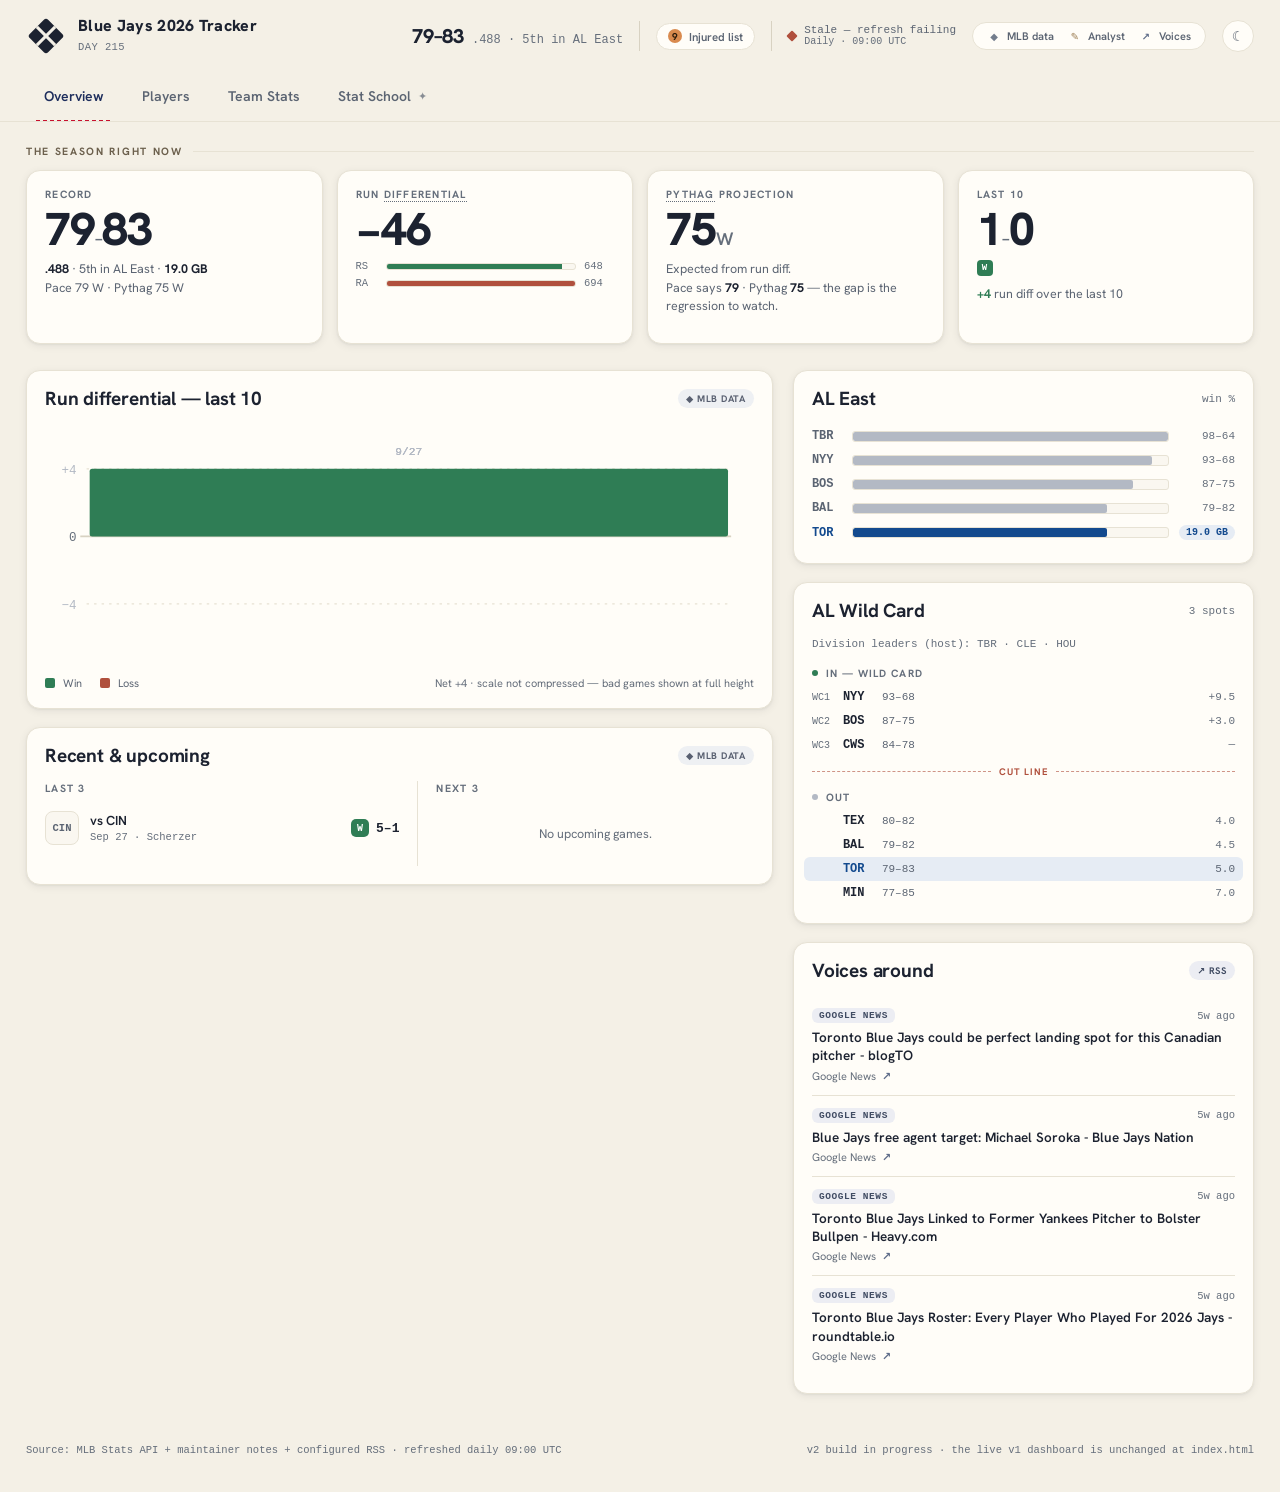
<file: index-v2.html>
<!doctype html>
<html lang="en">
<head>
<meta charset="utf-8" />
<meta name="viewport" content="width=device-width, initial-scale=1.0" />
<title>Baseball Tracker</title>

<!-- v2 design tokens (light + dark). External so a fork can swap teams
     by editing config.json only; assets/theme.js overrides --team-*
     tokens at boot. -->
<link rel="stylesheet" href="tokens.css" />
<!-- Per-tab styles. Tabs not yet wired share the panel kit fallback. -->
<link rel="stylesheet" href="assets/overview.css" />
<link rel="stylesheet" href="assets/players.css" />
<link rel="stylesheet" href="assets/team-stats.css" />
<link rel="stylesheet" href="assets/stat-school.css" />
<link rel="stylesheet" href="assets/tooltip.css" />

<!-- Hanken Grotesk, self-hosted (variable woff2) under assets/fonts/.
     Self-hosting removes the runtime Google Fonts CDN dependency so glyph
     metrics are identical and network-independent across every environment
     (live site, local, CI) — that determinism is what makes the visual-
     regression baselines reproducible. The @font-face decls live in the
     inline <style> below. License: assets/fonts/OFL.txt. -->

<style>
/* Self-hosted Hanken Grotesk — one variable woff2 per subset (the file
   carries the full 100–900 weight axis, so a single @font-face covers
   every weight the design uses). font-display: swap keeps first paint
   fast; because the file is same-origin it lands near-instantly, so the
   swap is imperceptible and — unlike the CDN — never races the screenshot
   probe. unicode-range matches the Google Fonts subset split. */
@font-face {
  font-family: "Hanken Grotesk";
  font-style: normal;
  font-weight: 100 900;
  font-display: swap;
  src: url("assets/fonts/hanken-grotesk-latin.woff2") format("woff2");
  unicode-range: U+0000-00FF, U+0131, U+0152-0153, U+02BB-02BC, U+02C6, U+02DA, U+02DC, U+0304, U+0308, U+0329, U+2000-206F, U+20AC, U+2122, U+2191, U+2193, U+2212, U+2215, U+FEFF, U+FFFD;
}
@font-face {
  font-family: "Hanken Grotesk";
  font-style: normal;
  font-weight: 100 900;
  font-display: swap;
  src: url("assets/fonts/hanken-grotesk-latin-ext.woff2") format("woff2");
  unicode-range: U+0100-02BA, U+02BD-02C5, U+02C7-02CC, U+02CE-02D7, U+02DD-02FF, U+0304, U+0308, U+0329, U+1D00-1DBF, U+1E00-1E9F, U+1EF2-1EFF, U+2020, U+20A0-20AB, U+20AD-20C0, U+2113, U+2C60-2C7F, U+A720-A7FF;
}

/* ============================================================
   PAGE BASELINE
   ============================================================ */
/* Containment discipline (antifragile pass, commit 2 — Class 2).
   Universal `min-width: 0` forces flex/grid children to honor their
   parent's track — by default they refuse to shrink below their content
   size, which is how variable-width content escapes the viewport (B7
   class). Pairs with `overflow-x: clip` on BOTH html and body. The
   html-level clip is required because the viewport scroller lives on
   html — clipping only on body lets html still scroll horizontally.
   `clip` over `hidden` because it doesn't establish a new scroll
   container or break scroll-restoration. */
*, *::before, *::after { box-sizing: border-box; min-width: 0; min-height: 0; }
html, body { margin: 0; max-width: 100vw; overflow-x: clip; }
body {
  font-family: var(--sans);
  color: var(--ink);
  background: var(--paper);
  -webkit-font-smoothing: antialiased;
  text-rendering: optimizeLegibility;
  min-height: 100vh;
}
button { font-family: inherit; }
a { color: inherit; }

/* Focus-visible — universal accessibility ring per handoff §5.
   2px outline at 2px offset.
   PR-F: ring uses --team-primary-ink (not --team-primary). In dark mode
   --team-primary-ink is color-mix(50% primary, 50% white), so dark
   primaries (NYY #003087, TOR #134A8E) lift above the 3:1 non-text
   contrast floor on dark paper. Without this, NYY dark focus ring is
   1.53:1 — effectively invisible. */
:focus-visible {
  outline: 2px solid var(--team-primary-ink);
  outline-offset: 2px;
}

/* Screen-reader-only helper for accessible labels on glyph buttons. */
.sr-only {
  position: absolute;
  width: 1px; height: 1px;
  padding: 0; margin: -1px;
  overflow: hidden; clip: rect(0, 0, 0, 0);
  white-space: nowrap; border: 0;
}
/* Skip-link (a11y A14/A15): visually hidden until focused. */
.skip-link:focus {
  position: fixed; top: 8px; left: 8px; z-index: 200;
  width: auto; height: auto; margin: 0; clip: auto;
  padding: 8px 14px; background: var(--card); color: var(--ink);
  border: 1px solid var(--line-2); border-radius: var(--r1); box-shadow: var(--sh2);
}

/* ============================================================
   PERSISTENT HEADER — record · IL · freshness · source key · theme
   Load-bearing across all four tabs.
   ============================================================ */
.appbar {
  display: flex; align-items: center; justify-content: space-between;
  gap: var(--s5); padding: 16px 26px 14px;
}
.brand { display: flex; align-items: center; gap: 12px; }
.brand .mark {
  display: block;
  position: relative;
  width: 40px; height: 40px;
}
/* Brand mark — one baseball diamond split into four segments. A single
   --ink square is rotated 45° into a diamond; two thin --paper bars (the
   page colour) cross its centre, carving it into four diamond segments
   with crisp, uniform gaps. --ink/--paper flip per theme, so the mark is
   dark-on-cream in light mode and near-white on dark, carries no blue, and
   is fully team-independent (config.brand_mark is v1-only; see
   docs/forking.md). */
.brand .mark > span {
  position: absolute; left: 50%; top: 50%;
  width: 26px; height: 26px;
  background: var(--ink);
  border-radius: 3px;
  overflow: hidden;
  transform: translate(-50%, -50%) rotate(45deg);
}
.brand .mark > span::before,
.brand .mark > span::after {
  content: ""; position: absolute; left: 50%; top: 50%;
  background: var(--paper);
  transform: translate(-50%, -50%);
}
.brand .mark > span::before { width: 3px;  height: 140%; }
.brand .mark > span::after  { width: 140%; height: 3px;  }
.brand .wordmark h1,
.brand .wordmark b {
  font-weight: var(--w-display); font-size: 16px;
  letter-spacing: .02em; display: block; line-height: 1.1;
  margin: 0;
}
.brand .wordmark small {
  font-size: 10.5px; color: var(--ink-3);
  font-family: var(--mono); letter-spacing: .04em;
  text-transform: uppercase;
}
.appbar-meta {
  display: flex; align-items: center; gap: 16px;
  flex-wrap: wrap; justify-content: flex-end;
}
.hdr-rec { display: flex; align-items: baseline; gap: 8px; white-space: nowrap; }
.hdr-rec b {
  font-weight: var(--w-display); font-size: 20px;
  font-variant-numeric: tabular-nums;
  letter-spacing: -.01em; white-space: nowrap;
}
.hdr-rec span { font-size: 12px; color: var(--ink-3); font-family: var(--mono); }
.hdr-div { width: 1px; height: 30px; background: var(--line-2); }

.freshness {
  display: flex; align-items: center; gap: 8px;
  font-family: var(--mono); font-size: 11px; color: var(--ink-2);
}
.freshness .diamond {
  /* Static — no pulse. Composure over urgency (handoff §0/§4). */
  width: 8px; height: 8px; background: var(--pos);
  transform: rotate(45deg); border-radius: 1px;
}
.freshness.amber .diamond { background: var(--q-warm); }
.freshness.red .diamond { background: var(--neg); }
.freshness small { display: block; color: var(--ink-3); font-size: 10px; }

/* Notes-staleness chip (T18 — ported from v1). Mirrors freshness palette
   but on a longer cadence: green ≤7d, amber 8-14d, red >14d. The chip
   shares the same right-aligned slot as #freshness-detail. */
.notes-stale-chip {
  display: block; font-style: italic; font-size: 10px;
  color: var(--ink-3); margin-top: 2px;
}
.notes-stale-chip.amber { color: var(--q-warm-ink); font-style: normal; font-weight: 600; }
.notes-stale-chip.red   { color: var(--neg);    font-style: normal; font-weight: 700; }

/* Schema-drift banner (T1 — ported from v1). Top-of-main warning when
   data.json is missing top-level keys the renderer reads. Hidden by
   default; render.js validateSchema() flips `hidden` off when missing
   keys are detected. */
.schema-banner {
  background: rgba(176, 80, 61, 0.12);
  border: 1px solid rgba(176, 80, 61, 0.4);
  color: var(--neg);
  padding: 10px 14px;
  border-radius: var(--r2);
  margin: 0 26px 12px;
  font-size: 13px; font-weight: 600;
}
[data-theme="dark"] .schema-banner {
  background: rgba(192, 100, 79, 0.15);
  border-color: rgba(192, 100, 79, 0.5);
}

.il-chip {
  display: inline-flex; align-items: center; gap: 7px;
  font-size: 11.5px; font-weight: var(--w-label); color: var(--ink-2);
  background: var(--card); border: 1px solid var(--line);
  border-radius: var(--r-pill); padding: 5px 11px; cursor: pointer;
  font-family: inherit;
}
.il-chip .ic {
  width: 14px; height: 14px; border-radius: 50%;
  background: var(--q-warm); color: #2a1a0a;
  font-size: 10px; font-weight: 700;
  display: grid; place-items: center;
}
.il-chip:hover { background: var(--card-2); }
.il-chip[aria-expanded="true"] { background: var(--card-2); border-color: var(--line-2); }

/* IL popover — appears on chip click, lists injured players with
   status + ETA note. Anchored below the chip's right edge. Closes on
   Esc, click-outside, or chip re-click. (B5 fix.) */
.il-popover {
  position: absolute;
  display: none;
  width: 320px;
  background: var(--card);
  border: 1px solid var(--line-2);
  border-radius: var(--r2);
  box-shadow: var(--sh3);
  z-index: 50;
  padding: 12px 14px;
  font-family: var(--sans);
}
.il-popover.show { display: block; }
.il-pop-head {
  font-size: var(--t-secondary);
  color: var(--ink);
  border-bottom: 1px solid var(--line);
  padding-bottom: 8px;
  margin-bottom: 6px;
}
.il-pop-head b { font-weight: 700; }
.il-pop-head small {
  font-family: var(--mono);
  color: var(--ink-3);
  font-weight: 500;
  margin-left: 6px;
  font-size: var(--t-meta);
}
.il-pop-list {
  list-style: none;
  margin: 0; padding: 0;
  max-height: 360px;
  overflow-y: auto;
}
.il-pop-list li {
  display: grid;
  grid-template-columns: 1fr auto;
  align-items: baseline;
  gap: 2px 10px;
  padding: 7px 0;
  border-bottom: 1px solid var(--line);
  font-size: var(--t-row);
}
.il-pop-list li:last-child { border-bottom: 0; }
.il-pop-name { font-weight: 600; color: var(--ink); }
.il-pop-status {
  font-family: var(--mono);
  font-size: var(--t-micro);
  color: var(--q-warm-ink);
  letter-spacing: .04em;
  text-transform: uppercase;
  text-align: right;
  white-space: nowrap;
}
.il-pop-list li small {
  grid-column: 1 / -1;
  font-family: var(--mono);
  font-size: var(--t-meta);
  color: var(--ink-3);
}
.il-pop-empty {
  margin: 4px 0 0;
  font-size: var(--t-secondary);
  color: var(--ink-3);
}

/* Three-layer source key — always present. */
.srckey {
  display: flex; align-items: center; gap: 14px;
  background: var(--card); border: 1px solid var(--line);
  border-radius: var(--r-pill); padding: 6px 14px;
}
.srckey .k {
  display: flex; align-items: center; gap: 6px;
  font-size: 11px; color: var(--ink-2); font-weight: var(--w-label);
}
.srckey .glyph {
  width: 14px; height: 14px;
  display: grid; place-items: center; font-size: 10px;
}
.g-machine { color: var(--machine); }
.g-analyst { color: var(--analyst); }
.g-external { color: var(--external); }

/* Theme toggle — small icon button next to source key. */
.theme-toggle {
  width: 32px; height: 32px;
  border-radius: var(--r-pill);
  background: var(--card); border: 1px solid var(--line);
  color: var(--ink-2); cursor: pointer;
  display: grid; place-items: center;
  font-size: 14px;
}
.theme-toggle:hover { background: var(--card-2); color: var(--ink); }

/* ============================================================
   TABS (4-tab IA, fixed) — hash-routed
   ============================================================ */
.tabs {
  display: flex; gap: 2px;
  padding: 6px 26px 0;
  border-bottom: 1px solid var(--line);
  overflow-x: auto;  /* mobile: scroll, never hide */
  scrollbar-width: none;
}
.tabs::-webkit-scrollbar { display: none; }
.tab {
  position: relative;
  padding: 11px 18px 16px;
  font-size: 14px; font-weight: var(--w-label);
  color: var(--ink-2); cursor: pointer;
  border: 0; background: none; font-family: inherit;
  display: flex; align-items: center; gap: 7px;
  text-decoration: none; white-space: nowrap;
}
.tab:hover { color: var(--ink); }
.tab.active { color: var(--team-secondary); }
.tab .sch-ic { font-size: 11px; opacity: .7; }
[data-theme="dark"] .tab.active { color: #dbe4f1; }
/* NOSTALGIA gesture: dashed-seam underline on active tab.
   Pulled in step 7 if it fights legibility. */
.tab.active::before {
  content: "";
  position: absolute; left: 10px; right: 10px; bottom: -1px;
  height: 2px;
  background: linear-gradient(90deg, var(--seam) 60%, transparent 0) repeat-x;
  background-size: 7px 2px;
}

/* ============================================================
   TAB BODY — placeholder until per-tab content lands.
   ============================================================ */
.tab-body { padding: 22px 26px 24px; }
.tab-body[hidden] { display: none; }
.tab-stub {
  max-width: 720px; margin: 24px auto;
  text-align: center; padding: 60px 24px;
  border: 1px dashed var(--line-2);
  border-radius: var(--r3);
  background: var(--card);
  color: var(--ink-3);
}
.tab-stub h2 {
  margin: 0 0 8px; font-size: var(--t-h2);
  font-weight: var(--w-label); color: var(--ink);
}
.tab-stub p { margin: 0; font-size: var(--t-small); font-family: var(--mono); }

/* ============================================================
   PANEL KIT — every visible block uses this base.
   Per handoff §7 step 5: panel-state pattern built BEFORE charts so
   skeleton/empty/error inherit. Three source-treatment variants:
   panel = machine default, panel.analyst = warm ochre tint with
   left rule, panel.external = muted slate clipping.
   ============================================================ */
.panel {
  background: var(--card);
  border: 1px solid var(--line);
  border-radius: var(--r3);
  box-shadow: var(--sh2);
  position: relative;
}
.panel.analyst {
  background: var(--analyst-tint);
  border-color: #e4d8bd;
  border-left: 3px solid var(--analyst);
}
[data-theme="dark"] .panel.analyst {
  background: #221e16;
  border-color: #36301f;
  border-left-color: var(--analyst);
}
.panel.external {
  /* External takes get the standard surface but a slate accent on the header. */
}

.panel-h {
  display: flex; align-items: center; justify-content: space-between;
  padding: 15px 18px 11px; gap: 12px;
}
.panel-h h3 {
  margin: 0; font-size: var(--t-h2);
  font-weight: 700; letter-spacing: -.01em;
}
.panel.analyst .panel-h h3 { color: var(--analyst-ink); }
.panel-h .hint {
  font-size: 11px; color: var(--ink-3); font-family: var(--mono);
}

/* Source tag on panel headers — chip variants per data layer. */
.srctag {
  display: inline-flex; align-items: center; gap: 5px;
  font-size: 9.5px; font-weight: 700;
  letter-spacing: .08em; text-transform: uppercase;
  padding: 3px 8px; border-radius: var(--r-pill);
}
.srctag.machine { color: #585f70; background: #eef0f3; }
.srctag.analyst { color: var(--analyst-ink); background: var(--analyst-tint); }
.srctag.external { color: var(--external-ink); background: var(--external-tint); }
[data-theme="dark"] .srctag.machine { background: #262b34; color: #969fad; }

.panel-b { padding: 2px 18px 18px; }

/* ---- SKELETON (loading) ---- */
.panel-skeleton { padding: 16px 18px 18px; }
.sk-line {
  height: 11px; border-radius: 4px;
  background: linear-gradient(90deg, var(--card-2) 25%, #efeadd 37%, var(--card-2) 63%);
  background-size: 400% 100%;
  animation: sk-shimmer 1.4s ease infinite;
  margin-bottom: 8px;
}
[data-theme="dark"] .sk-line {
  background: linear-gradient(90deg, var(--card-2) 25%, #2c333f 37%, var(--card-2) 63%);
  background-size: 400% 100%;
}
@keyframes sk-shimmer {
  0% { background-position: 100% 0; }
  100% { background-position: 0 0; }
}

/* ---- EMPTY (no data, no error — by-design absence) ---- */
.panel-empty {
  padding: 24px 18px;
  text-align: center;
  color: var(--ink-3);
  font-size: var(--t-small);
}

/* ---- ERROR (fetch failed for this panel only) ---- */
.panel-error {
  padding: 16px 18px;
  display: flex; align-items: center; gap: 12px;
  font-size: var(--t-small);
  color: var(--neg);
  border-top: 1px dashed var(--neg);
  margin-top: 6px;
}
.panel-error .msg { flex: 1; }
.panel-retry {
  border: 1px solid var(--neg);
  background: transparent;
  color: var(--neg);
  border-radius: var(--r-pill);
  padding: 4px 12px;
  font-size: 11px;
  font-weight: var(--w-label);
  cursor: pointer;
  font-family: inherit;
}
.panel-retry:hover { background: var(--neg); color: #fff; }

/* ============================================================
   COLOPHON
   ============================================================ */
.colophon {
  display: flex; align-items: center; justify-content: space-between;
  gap: 16px; padding: 16px 26px 24px;
  font-size: 10.5px; color: var(--ink-3); font-family: var(--mono);
  flex-wrap: wrap;
}

/* ============================================================
   RESPONSIVE (handoff §6 universals — per-tab rules in their CSS)
   ============================================================ */
@media (max-width: 760px) {
  .appbar { padding: 12px 18px 10px; gap: var(--s4); }
  .appbar-meta { gap: 10px; }
  .hdr-div { display: none; }
  .tabs { padding: 6px 18px 0; }
  .tab-body { padding: 18px 18px 20px; }
}
@media (max-width: 480px) {
  /* Source key collapses to glyphs only */
  .srckey {
    padding: 4px 8px;
  }
  .srckey .k { font-size: 0; gap: 0; }
  .srckey .glyph { font-size: 12px; }
}
/* At narrow phone widths (≤360px iPhone SE class), allow header chrome
   to wrap and trim padding. The viewport-clip is universal (see body
   above) — this block only adjusts layout at the smallest breakpoint. */
@media (max-width: 360px) {
  .appbar {
    flex-wrap: wrap;
    padding: 10px 12px 8px;
    gap: 10px;
  }
  .appbar-meta {
    width: 100%;
    justify-content: flex-start;
    gap: 8px;
    flex-wrap: wrap;
  }
  .hdr-rec { white-space: normal; }
  .hdr-rec b { font-size: 17px; }
  .freshness small { display: none; }
  .il-chip { padding: 4px 8px; }
  .tabs { padding: 4px 12px 0; }
  .tab { padding: 9px 12px 14px; font-size: 13px; }
  .tab-body { padding: 14px 12px 18px; }
}
</style>
</head>
<body>

<!-- ============================================================
     V2 DEVELOPMENT IN PROGRESS
     This file is the v2 build, served alongside the live v1
     (index.html). When v2 is complete, the cutover commit
     deletes the old and renames this file. Plan:
     /root/.claude/plans/redesign-v2.md
     ============================================================ -->

<a class="skip-link sr-only" href="#main-content">Skip to main content</a>

<header class="appbar" role="banner">
  <div class="brand">
    <span class="mark" aria-hidden="true"><span></span></span>
    <span class="wordmark">
      <h1 id="brand-title">Loading…</h1>
      <small id="brand-sub">v2 build</small>
    </span>
  </div>

  <div class="appbar-meta">
    <div class="hdr-rec" id="hdr-rec">
      <b id="hdr-rec-line">—</b>
      <span id="hdr-rec-detail"></span>
    </div>
    <span class="hdr-div"></span>
    <button class="il-chip" id="il-chip" type="button" aria-label="Open injury list">
      <span class="ic" id="il-count">0</span> Injured list
    </button>
    <span class="hdr-div"></span>
    <div class="freshness" id="freshness">
      <span class="diamond"></span>
      <div>
        <span id="freshness-label">—</span>
        <small id="freshness-detail">Daily · 09:00 UTC</small>
        <small id="notesStale" class="notes-stale-chip" hidden></small>
      </div>
    </div>
    <div class="srckey" aria-label="Data layer key">
      <span class="k"><span class="glyph g-machine">◆</span>MLB data</span>
      <span class="k"><span class="glyph g-analyst">✎</span>Analyst</span>
      <span class="k"><span class="glyph g-external">↗</span>Voices</span>
    </div>
    <button class="theme-toggle" id="theme-toggle" type="button" aria-label="Toggle dark mode">
      <span id="theme-glyph">◐</span>
    </button>
  </div>
</header>

<!-- PR-C: each tab anchor carries an explicit id; the matching tabpanel
     references it via aria-labelledby. Previously: only the Overview
     panel had an aria-labelledby — pointing at itself (self-reference,
     audit H6). Other panels had nothing. Screen readers couldn't pair
     tab ↔ tabpanel. -->
<nav class="tabs" role="tablist" aria-label="Sections">
  <a class="tab" id="tab-overview-anchor"   href="#overview"    data-tab="overview"    role="tab" aria-controls="tab-overview">Overview</a>
  <a class="tab" id="tab-players-anchor"    href="#players"     data-tab="players"     role="tab" aria-controls="tab-players">Players</a>
  <a class="tab" id="tab-team-stats-anchor" href="#team-stats"  data-tab="team-stats"  role="tab" aria-controls="tab-team-stats">Team Stats</a>
  <a class="tab" id="tab-stat-school-anchor" href="#stat-school" data-tab="stat-school" role="tab" aria-controls="tab-stat-school">
    Stat School <span class="sch-ic">✦</span>
  </a>
</nav>

<main id="main-content">
  <!-- Schema-drift banner. The renderer (assets/render.js validateSchema)
       compares data.json's top-level keys against EXPECTED_KEYS on every
       load; if any are missing it surfaces them here. Ported from v1
       (index.html line 247) — survivorship audit T1 found this guard
       had been silently dropped during the v2 redesign. -->
  <div id="schemaBanner" class="schema-banner" role="alert" aria-live="assertive" hidden></div>

  <!-- Overview tab body — populated by assets/overview.js on boot. -->
  <section class="tab-body" id="tab-overview" role="tabpanel" aria-labelledby="tab-overview-anchor"></section>

  <!-- Players tab body — populated by assets/players.js on boot. -->
  <section class="tab-body" id="tab-players" role="tabpanel" aria-labelledby="tab-players-anchor" hidden></section>

  <!-- Team Stats tab body — populated by assets/team-stats.js on boot. -->
  <section class="tab-body" id="tab-team-stats" role="tabpanel" aria-labelledby="tab-team-stats-anchor" hidden></section>

  <!-- Stat School tab body — populated by assets/stat-school.js on boot. -->
  <section class="tab-body" id="tab-stat-school" role="tabpanel" aria-labelledby="tab-stat-school-anchor" hidden></section>
</main>

<footer class="colophon">
  <span>Source: MLB Stats API + maintainer notes + configured RSS · refreshed daily 09:00 UTC</span>
  <span>v2 build in progress · the live v1 dashboard is unchanged at index.html</span>
</footer>

<script src="assets/theme.js"></script>
<script src="assets/format.js"></script>
<script src="assets/links.js"></script>
<script src="assets/stat-registry.js"></script>
<script src="assets/team-registry.js"></script>
<script src="assets/tooltip.js"></script>
<script src="assets/dom.js"></script>
<script src="assets/modal.js"></script>
<script src="assets/overview.js"></script>
<script src="assets/players.js"></script>
<script src="assets/opponent-pitcher.js"></script>
<script src="assets/team-stats.js"></script>
<script src="assets/stat-school.js"></script>
<script src="assets/render.js"></script>

</body>
</html>
</file>
<file: tokens.css>
/* ============================================================
   Jays Tracker — design tokens (v2)
   Single source of truth for color, type, space, radius, shadow.
   Extracted from handoff doc §3. Loaded by index-v2.html.

   FORK NOTE: only --team-primary / -secondary / -accent change
   per fork. Everything else derives or stays universal.
   See assets/theme.js for the runtime wiring step.
   ============================================================ */

:root {
  /* ---- TEAM IDENTITY (forkable — populated from config.json) ----
     Only these three tokens are set from JS at boot (assets/theme.js).
     Everything else derives via color-mix() below — single source of
     truth, no JS vs CSS contention. The antifragile pass moved derived
     tokens here to remove the layer-boundary class of bug (B1).

     Fork constraint: primary_color should pass WCAG AA on the light
     card surface (#fffdf8). See docs/forking.md. */
  --team-primary: #134A8E;     /* royal */
  --team-secondary: #1D2D5C;   /* navy  */
  --team-accent: #E8291C;      /* red — identity only, NOT signal */

  /* DERIVED — never set from JS. 10% color on a near-white substrate
     produces the subtle light-mode tint used for "me" highlights,
     active sidebar items, and pcard avatars. */
  --team-primary-soft: color-mix(in oklab, var(--team-primary) 10%, #ffffff);
  --team-secondary-soft: color-mix(in oklab, var(--team-secondary) 10%, #ffffff);

  /* Team color as text on --card. In light mode the raw value passes
     AA for most palettes (validated at fork time). Dark mode lifts
     it below. */
  --team-primary-ink: var(--team-primary);

  /* ---- NEUTRAL INK SCALE ---- */
  --ink: #1c2230;
  --ink-2: #5b6472;
  --ink-3: #656e7b;
  --ink-4: #b3b9c4;

  /* ---- SURFACES (cream scorecard substrate) ---- */
  --paper: #f4f0e6;
  --card: #fffdf8;
  --card-2: #faf7f0;
  --line: #e7e2d4;
  --line-2: #d8d2c2;

  /* ---- DATA SIGNALS — TEAM-INDEPENDENT (hold at any fork palette) ----
     Clay ↔ slate scale for hot/cold and quality-tier markers.
     Never use --team-accent for these — a red team would lose its signal. */
  --q-hot: #c24e2c;
  --q-warm: #d98a4e;
  --q-mid: #a7a194;
  --q-cool: #5e86a8;
  --q-cold: #356285;
  /* Amber-as-FOREGROUND-text (a11y A2). --q-warm is a background
     fill; as text on cream paper it only hits ~2.7:1. This paired
     ink is the text-safe amber; it flips light->dark below. */
  --q-warm-ink: #9c5226;

  /* Binary outcome (team-neutral) */
  --pos: #2f7d55;       /* win / good / above avg */
  --pos-2: #5b9e6f;     /* lighter green for tier-2 rank markers */
  --neg: #b0503d;       /* loss / poor / below avg (brick, NOT team red) */

  /* ---- THREE-LAYER DATA IDENTITY ----
     1. MACHINE FACTS (data.json) — neutral default voice
     2. ANALYST VOICE (notes.json) — warm ochre "pen"
     3. EXTERNAL TAKES (RSS)       — muted slate "newsprint" */
  --machine: #737d8c;
  --analyst: #9a7b4f;
  --analyst-tint: #f1ead7;
  --analyst-ink: #6b5733;
  /* Analyst body ink — the read-aloud paragraph color INSIDE cream cards
     (distinct from --analyst-ink, the eyebrow / accent ink). Extracted in
     the v2 uniformity pass from three identical literals across
     overview.css / players.css / stat-school.css. */
  --analyst-ink-body: #4a4332;
  /* Border around analyst cream cards. Two files (players, stat-school)
     were duplicating the same hex literal; one token resolves the drift. */
  --analyst-edge: #e4d8bd;
  --external: #5d6b88;
  --external-tint: #ecedf3;
  --external-ink: #414c63;

  /* Heat-bar visual midpoint — theme-independent. Used by the .strip
     (player rank rows + team-stats ledger) and the Stat School
     .scale-track. Same hex was hardcoded in three files before the v2
     uniformity pass — single token now keeps them in lockstep. */
  --heat-neutral: #cdb89a;

  /* ---- NOSTALGIA (baseball-universal, NOT team-specific) ---- */
  --seam: #c8102e;   /* fixed stitch red — independent of --team-accent */
  --label: #6b5f4c;  /* stamped warm ink for eyebrows */

  /* ---- TYPE ----
     Headline scale (display → label) was the original v2 scale. The
     four intermediate sizes below were added in the v2 type-scale pass
     (#123) because 51 of 117 `font-size:` literals across the per-tab
     CSS files were the same four pixel values (10/11/12/13px) used
     10–20× each, with no token covering that range. Naming follows the
     existing role-based pattern (--t-display / --t-body / --t-label).
     The 0.5px-stepped --t-small (12.5) / --t-label (10.5) remain the
     headline-paired sizes; --t-row / --t-meta / --t-micro cover the
     denser per-tab tabular + metadata + chip surfaces. */
  --t-display: 46px;
  --t-h1: 28px;
  --t-h2: 19px;
  --t-body: 14px;
  --t-row: 13px;        /* tabular rows, game-card meta/result, st-row body */
  --t-small: 12.5px;
  --t-secondary: 12px;  /* secondary metadata (rank cells, segmented controls, modal meta) */
  --t-meta: 11px;       /* rank ordinals, badge text, byline meta, pill-legend */
  --t-label: 10.5px;
  --t-micro: 10px;      /* chip labels, abbreviations, micro-pills */

  --w-display: 800;
  --w-read: 500;
  --w-reg: 400;
  --w-label: 600;

  --sans: "Hanken Grotesk", "Helvetica Neue", Helvetica, Arial, system-ui, sans-serif;
  --mono: ui-monospace, "SF Mono", "Cascadia Mono", Menlo, Consolas, monospace;

  /* ---- SPACING / RADIUS / SHADOW ---- */
  --s1: 4px;
  --s2: 8px;
  --s3: 12px;
  --s4: 16px;
  --s5: 24px;
  --s6: 32px;
  --s7: 48px;

  /* Sub-r1 chip scale — fills the 2–3px gap below --r1. Both extracted
     in the v2 uniformity pass (#124) from high-frequency literals:
     --r-pip from 7 occurrences (pips, micro-bars, focus-ring corners),
     --r-chip from 10 occurrences (inline pills, provenance chips, badge
     corners). One token now keeps any future redesign from forgetting
     a site. */
  --r-pip: 2px;
  --r-chip: 3px;
  --r1: 6px;
  --r2: 10px;
  --r3: 14px;
  --r-pill: 999px;

  --sh1: 0 1px 2px rgba(28, 34, 48, .06);
  --sh2: 0 2px 8px rgba(28, 34, 48, .07), 0 1px 2px rgba(28, 34, 48, .05);
  --sh3: 0 12px 32px rgba(28, 34, 48, .12);
  --sh4: 0 24px 60px rgba(20, 18, 12, .34);   /* modal scrim */
}

/* ============================================================
   DARK MODE
   Activate via [data-theme="dark"] on <html>.
   Default: respect prefers-color-scheme; user toggle persists
   to localStorage('jt-theme'). See assets/theme.js.
   Only token values change here — no markup forks.
   ============================================================ */

[data-theme="dark"] {
  /* INK & SURFACE — lift values for legibility */
  --ink: #eceef2;
  --ink-2: #a6aeba;
  --ink-3: #868f9d;
  --ink-4: #4a5260;
  --label: #bcab8d;
  --paper: #13161c;
  --card: #1b1f27;
  --card-2: #232833;
  --line: #2b313c;
  --line-2: #3a4250;

  /* TEAM TINTS on dark — derived via color-mix. Soft tints flip from
     mixing with white (light) to mixing with the dark card surface
     (dark); the resulting hue is subtle and tracks the team palette
     automatically. primary-ink lifts to a perceptual mid so contrast
     against the dark card stays AA without runtime ensureContrast.
     Per-fork: forks with very dark primaries (NYY #003087) get a
     readable lift from this mix; very light primaries get desaturated
     enough to remain legible. */
  --team-primary-soft: color-mix(in oklab, var(--team-primary) 25%, var(--card));
  --team-secondary-soft: color-mix(in oklab, var(--team-secondary) 25%, var(--card));
  --team-primary-ink: color-mix(in oklab, var(--team-primary) 50%, #ffffff);

  /* SIGNALS — lift the dark end of the q-scale for legibility on dark cards.
     PR-F: --q-cold deepened from #4f7da5 to #3e6a92 so the Cold pill
     (white text on this background) lifts from 4.37:1 to ~5.7:1, passing
     WCAG AA for normal body text on the .pill.cold use. */
  --q-cold: #3e6a92;
  --q-cool: #6f9bc0;
  --q-mid: #7a7468;
  --pos: #3c9466;
  --pos-2: #5aa97c;
  --neg: #c0644f;
  --q-warm-ink: #d98a4e;   /* amber-as-text on dark paper (a11y A2) */

  /* LAYERS — desaturate tints; lift inks */
  --analyst-tint: #26221a;
  --analyst-ink: #cbb182;
  --analyst-ink-body: #cabfa6;   /* paragraph ink inside cream cards (dark mode pair) */
  --analyst-edge: #36301f;       /* border around cream cards (dark mode pair) */
  --analyst: #b08f57;
  --external-tint: #1e222c;
  --external-ink: #9fb0d0;
  --external: #7488ad;
}

/* ============================================================
   PR-F — dark-mode chart axis legibility
   Overview run-diff chart (assets/overview.js) sets SVG text fill
   to var(--ink-4) inline. In dark mode, --ink-4 (#4a5260) on the
   panel substrate (--card #1b1f27) is ~1.5:1 — axis numbers and
   date labels become invisible. CSS fill: overrides the inline
   presentation attribute per spec. var(--ink-3) gives ~3.86:1.
   ============================================================ */
[data-theme="dark"] svg.rd-chart text { fill: var(--ink-3); }

/* ============================================================
   No-data placeholder (.ph)

   The em-dash glyph (U+2014) sits at the font's typographic midline,
   which is below the visual center of adjacent all-caps and tabular-
   numeric text at the 10–13px tabular sizes used across the dashboard
   (issue: dashes read as underscores). Wrapping a placeholder em-dash
   in `<span class="ph">—</span>` lifts the glyph back to the perceived
   line center and gives a single hook for any future "no data" treatment
   (color, shape, accessible label).
   ============================================================ */
.ph {
  display: inline-block;
  vertical-align: 0.12em;
  line-height: 1;
}

/* ============================================================
   Reduced-motion preference — disable transitions & animations.
   Per handoff §8 decision 9: skeleton/arc animations become static.
   ============================================================ */

@media (prefers-reduced-motion: reduce) {
  *,
  *::before,
  *::after {
    animation-duration: 0.01ms !important;
    animation-iteration-count: 1 !important;
    transition-duration: 0.01ms !important;
  }
}
</file>
<file: assets/overview.css>
/* ============================================================
   Jays Tracker — Overview tab styles (v2)
   Loaded by index-v2.html. Scoped under [data-tab-styles="overview"]
   isn't strictly needed since per-tab classes don't collide.
   ============================================================ */

/* ---- Section eyebrow (with optional trailing rule) ---- */
.ov-eyebrow {
  font-size: var(--t-label);
  font-weight: 700;
  letter-spacing: .16em;
  text-transform: uppercase;
  color: var(--label);
  margin: 0 0 12px;
  display: flex;
  align-items: center;
  gap: 10px;
}
.ov-eyebrow .rule { flex: 1; height: 1px; background: var(--line); }

/* ============================================================
   KPI ROW — 4 cards across the top of Overview
   ============================================================ */
.kpis {
  display: grid;
  grid-template-columns: repeat(4, minmax(0, 1fr));
  gap: 14px;
  margin-bottom: 8px;
}
.kpi {
  background: var(--card);
  border: 1px solid var(--line);
  border-radius: var(--r3);
  box-shadow: var(--sh2);
  padding: 16px 18px;
  position: relative;
}
.kpi .kl {
  font-size: var(--t-label);
  font-weight: 700;
  letter-spacing: .12em;
  text-transform: uppercase;
  color: var(--ink-3);
  margin: 0 0 8px;
}
.kpi .kv {
  font-size: var(--t-display);
  font-weight: var(--w-display);
  letter-spacing: -.02em;
  line-height: .9;
  font-variant-numeric: tabular-nums;
}
.kpi .kv small {
  font-size: 18px;
  color: var(--ink-3);
  font-weight: 600;
}
.kpi .kf {
  font-size: var(--t-small);
  color: var(--ink-2);
  margin-top: 10px;
  line-height: 1.45;
}
.kpi .kf b { color: var(--ink); font-weight: 700; }

/* Frame-pill (e.g. "8th / 30 MLB") */
.rankpill {
  display: inline-flex;
  align-items: baseline;
  gap: 3px;
  font-family: var(--mono);
  font-size: var(--t-meta);
  font-weight: 700;
  padding: 2px 7px;
  border-radius: var(--r-pill);
  background: var(--card-2);
  border: 1px solid var(--line);
}
.rankpill .r { color: var(--ink); }
.rankpill .o { color: var(--ink-3); font-weight: 500; }

/* W/L pip strip (last-10 cell) */
.pips { display: flex; gap: 4px; margin-top: 10px; }
.pip {
  width: 16px; height: 16px; border-radius: 4px;
  display: grid; place-items: center;
  font-size: 9px; font-weight: 800;
  font-family: var(--mono); color: #fff;
}
.pip.w { background: var(--pos); }
.pip.l { background: var(--neg); }

/* Mini RS/RA tracks inside the Run-diff KPI */
.diffmini {
  display: flex; flex-direction: column;
  gap: 5px; margin-top: 10px;
}
.diffmini .row {
  display: grid;
  grid-template-columns: 22px 1fr 30px;
  align-items: center; gap: 8px;
  font-size: var(--t-label); font-family: var(--mono); color: var(--ink-3);
}
.dtrack {
  height: 7px;
  background: var(--card-2);
  border: 1px solid var(--line);
  border-radius: var(--r-chip);
  overflow: hidden;
}
.dtrack i { display: block; height: 100%; }

/* Term affordance: dotted underline = link to Stat School */
.term {
  border-bottom: 1px dotted var(--ink-3);
  cursor: help;
}

/* ============================================================
   MAIN TWO-COLUMN GRID
   Left: 1.62fr (analyst + chart + games)
   Right: 1fr (standings + WC + voices)
   ============================================================ */
.ov-main {
  display: grid;
  grid-template-columns: minmax(0, 1.62fr) minmax(0, 1fr);
  gap: 20px;
  padding: 18px 0 10px;
}
.ov-col { display: flex; flex-direction: column; gap: 18px; }

/* ============================================================
   ANALYST: State of the Season
   ============================================================ */
.analyst-lead {
  font-size: 18px;
  font-weight: 700;
  line-height: 1.3;
  letter-spacing: -.01em;
  color: var(--ink);
  margin: 0 0 10px;
}
.analyst-body {
  font-size: 14.5px;
  line-height: 1.6;
  color: var(--analyst-ink-body);
  margin: 0 0 14px;
}
.analyst-body .term { border-bottom-color: var(--analyst); }

.byline {
  display: flex; align-items: center; gap: 9px;
  font-size: 11.5px; color: var(--analyst-ink);
  font-family: var(--mono);
}
.byline .nib {
  width: 18px; height: 18px;
  border-radius: 50%;
  background: var(--analyst); color: #fff;
  display: grid; place-items: center; font-size: var(--t-meta);
}

/* Inline machine pills inside analyst prose */
.pill {
  display: inline-flex;
  align-items: center;
  gap: 4px;
  font-size: var(--t-micro);
  font-weight: 800;
  letter-spacing: .06em;
  text-transform: uppercase;
  padding: 1px 6px;
  border-radius: var(--r-pill);
  vertical-align: middle;
  font-family: var(--mono);
}
.pill.hot { background: var(--q-hot); color: #fff; }
.pill.cold { background: var(--q-cold); color: #fff; }
.pill.new { background: var(--ink); color: var(--paper); }
/* G3: opposing-pitcher modal provenance tag (external palette). */
.pill.oppp-tag { background: var(--external-tint); color: var(--external-ink); }

/* ============================================================
   RUN-DIFFERENTIAL CHART (last 10)
   ============================================================ */
.rd-wrap { padding: 6px 4px 0; }
.rd-chart { width: 100%; height: auto; display: block; }
.rd-anno {
  font-size: var(--t-meta);
  color: var(--ink-2);
  display: flex;
  align-items: center;
  gap: 8px;
  margin-top: 8px;
}
.rd-anno .sw {
  width: 10px; height: 10px; border-radius: var(--r-pip);
}
.rd-anno .spacer { margin-left: auto; color: var(--ink-3); }

/* ============================================================
   GAMES (Recent + Upcoming split)
   ============================================================ */
.gsplit {
  display: grid;
  grid-template-columns: minmax(0, 1fr) minmax(0, 1fr);
  gap: 0;
}
.gsplit .gcol + .gcol {
  border-left: 1px solid var(--line);
  padding-left: 18px;
  margin-left: 18px;
}
.gcol .ghd {
  font-size: var(--t-label);
  font-weight: 700;
  letter-spacing: .12em;
  text-transform: uppercase;
  color: var(--ink-3);
  margin: 0 0 6px;
}
.game {
  display: grid;
  grid-template-columns: auto 1fr auto;
  align-items: center;
  gap: 11px;
  padding: 10px 0;
  border-bottom: 1px solid var(--line);
}
.game:last-child { border-bottom: 0; }
.opp {
  width: 34px; height: 34px;
  border-radius: 8px;
  background: var(--card-2);
  border: 1px solid var(--line);
  display: grid; place-items: center;
  font-family: var(--mono); font-weight: 700; font-size: var(--t-label);
  color: var(--ink-2);
}
.game .meta {
  font-size: var(--t-row);
  font-weight: 600;
  line-height: 1.2;
}
.game .meta small {
  display: block;
  font-size: var(--t-label);
  color: var(--ink-3);
  font-weight: 500;
  font-family: var(--mono);
  margin-top: 2px;
}
.res {
  text-align: right;
  font-family: var(--mono);
  font-weight: 700;
  font-size: var(--t-row);
  display: flex; align-items: center; gap: 7px;
  justify-content: flex-end;
}
.res .wl {
  width: 18px; height: 18px;
  border-radius: 5px;
  display: grid; place-items: center;
  font-size: var(--t-micro); color: #fff;
}
.res .wl.w { background: var(--pos); }
.res .wl.l { background: var(--neg); }
.wp { text-align: right; }
.wp .v {
  font-family: var(--mono);
  font-weight: 700;
  font-size: var(--t-row);
}
.wp small {
  display: block;
  font-size: 9px;
  color: var(--ink-3);
  letter-spacing: .08em;
  text-transform: uppercase;
}
/* G3: opposing probable pitcher — clickable into the #oppp-<id> modal. */
.opp-sp {
  font-family: var(--mono);
  font-weight: 700;
  font-size: var(--t-row);
  color: var(--team-primary-ink);
  background: none;
  border: 0;
  padding: 0;
  cursor: pointer;
  text-decoration: underline;
  text-decoration-style: dotted;
  text-underline-offset: 2px;
}
.opp-sp:hover { text-decoration-style: solid; }
.opp-sp:focus-visible {
  outline: 2px solid var(--team-primary-ink);
  outline-offset: 2px;
  border-radius: var(--r-pip);
}
.wp .v.muted { color: var(--ink-4); }

/* ============================================================
   STANDINGS (AL East)
   ============================================================ */
.st-row {
  display: grid;
  grid-template-columns: 30px 1fr 56px;
  align-items: center;
  gap: 10px;
  font-size: var(--t-secondary);
  padding: 5px 0;
}
.st-row .abbr {
  font-weight: 700;
  font-family: var(--mono);
  color: var(--ink-2);
}
.st-bar {
  height: 11px;
  background: var(--card-2);
  border-radius: var(--r-chip);
  overflow: hidden;
  border: 1px solid var(--line);
}
.st-bar i {
  display: block; height: 100%;
  background: var(--ink-4);
  border-radius: var(--r-pip);
}
.st-row .rec {
  font-family: var(--mono);
  font-size: var(--t-meta);
  color: var(--ink-3);
  text-align: right;
}
.st-row.me .abbr { color: var(--team-primary-ink); }
.st-row.me .st-bar i { background: var(--team-primary); }
.gb-tag {
  font-family: var(--mono);
  font-size: var(--t-micro);
  color: var(--team-primary-ink);
  background: var(--team-primary-soft);
  border-radius: var(--r-pill);
  padding: 2px 7px;
  font-weight: 700;
}

/* ============================================================
   WILD CARD RACE
   ============================================================ */
.wc-grp {
  font-size: var(--t-label);
  font-weight: 700;
  letter-spacing: .1em;
  text-transform: uppercase;
  color: var(--ink-3);
  margin: 12px 0 5px;
  display: flex;
  align-items: center;
  gap: 8px;
}
.wc-grp:first-child { margin-top: 2px; }
.wc-grp .dot {
  width: 6px; height: 6px; border-radius: 50%;
}
.wc-grp.in .dot { background: var(--pos); }
.wc-grp.out .dot { background: var(--ink-4); }
.wc-leaders {
  font-family: var(--mono);
  font-size: var(--t-meta);
  color: var(--ink-3);
  padding: 2px 0 4px;
}
.wc-row {
  display: grid;
  grid-template-columns: 22px 30px 1fr auto;
  align-items: center;
  gap: 9px;
  font-size: var(--t-secondary);
  padding: 5px 0;
}
.wc-row .seed {
  font-family: var(--mono);
  font-size: var(--t-micro);
  color: var(--ink-3);
}
.wc-row .abbr {
  font-weight: 700;
  font-family: var(--mono);
}
.wc-row .rc {
  font-family: var(--mono);
  font-size: var(--t-meta);
  color: var(--ink-2);
}
.wc-row .gb {
  font-family: var(--mono);
  font-size: var(--t-meta);
  color: var(--ink-3);
  text-align: right;
}
/* Elided-rows marker: shown only when our team sits below the compact
   "Out" window, so the standings jump reads as intentional rather than
   as a dropped row. Aligned to the abbr column, deliberately quiet. */
.wc-elide {
  font-family: var(--mono);
  font-size: var(--t-micro);
  color: var(--ink-3);
  padding: 3px 0 3px 61px;
  letter-spacing: 0.02em;
}
.wc-row.me {
  background: var(--team-primary-soft);
  margin: 0 -8px;
  padding-left: 8px;
  padding-right: 8px;
  border-radius: var(--r1);
}
.wc-row.me .abbr { color: var(--team-primary-ink); }
.wc-row.me .gb { color: var(--ink-2); }   /* a11y A4: lift GB off the me-tint */
.cutline {
  display: flex;
  align-items: center;
  gap: 8px;
  margin: 8px 0 4px;
  font-size: 9.5px;
  font-weight: 700;
  letter-spacing: .1em;
  text-transform: uppercase;
  color: var(--neg);
}
.cutline .ln {
  flex: 1; height: 0;
  border-top: 1.5px dashed var(--neg);
  opacity: .6;
}

/* ============================================================
   VOICES AROUND (external)
   ============================================================ */
.voice {
  display: block;
  padding: 12px 0;
  border-bottom: 1px solid var(--line);
  text-decoration: none;
  color: inherit;
}
.voice:last-child { border-bottom: 0; }
.voice-top {
  display: flex;
  align-items: center;
  gap: 8px;
  margin-bottom: 5px;
}
.src-chip {
  font-family: var(--mono);
  font-size: 9.5px;
  font-weight: 700;
  letter-spacing: .06em;
  text-transform: uppercase;
  color: var(--external-ink);
  background: var(--external-tint);
  border-radius: var(--r1);
  padding: 2px 7px;
}
.voice-top .time {
  font-family: var(--mono);
  font-size: var(--t-label);
  color: var(--ink-3);
  margin-left: auto;
}
.voice h4 {
  margin: 0 0 4px;
  font-size: 13.5px;
  font-weight: 600;
  line-height: 1.35;
  color: var(--ink);
}
.voice .by {
  font-size: var(--t-meta);
  color: var(--ink-3);
  display: flex;
  align-items: center;
  gap: 6px;
}
.voice .arr {
  color: var(--external);
  font-weight: 700;
}
.voice:hover h4 {
  color: var(--external-ink);
  text-decoration: underline;
  text-decoration-color: var(--external);
  text-underline-offset: 2px;
}

/* ============================================================
   RESPONSIVE (Overview-specific; tab body padding from chrome)
   ============================================================ */
@media (max-width: 1100px) {
  .ov-main { grid-template-columns: minmax(0, 1fr); }
}
@media (max-width: 760px) {
  .kpis { grid-template-columns: minmax(0, 1fr) minmax(0, 1fr); }
  .gsplit { grid-template-columns: minmax(0, 1fr); }
  .gsplit .gcol + .gcol {
    border-left: 0; padding-left: 0; margin-left: 0;
    border-top: 1px solid var(--line);
    padding-top: 10px; margin-top: 10px;
  }
}
@media (max-width: 360px) {
  .kpis { grid-template-columns: minmax(0, 1fr); gap: 10px; }
  .kpi { padding: 14px 14px; }
  .kpi .kv { font-size: 38px; }
}
</file>
<file: assets/players.css>
/* ============================================================
   Jays Tracker — Players tab styles (v2)
   ============================================================ */

.pl-head {
  display: flex;
  align-items: flex-end;
  justify-content: space-between;
  gap: 20px;
  margin-bottom: 14px;
  flex-wrap: wrap;
}
.pl-head h2 {
  margin: 0;
  font-size: var(--t-h1);
  font-weight: var(--w-display);
  letter-spacing: -.02em;
}
.pl-head p {
  margin: 4px 0 0;
  font-size: var(--t-row);
  color: var(--ink-2);
}

/* Pill legend (top-right of Players header) */
.pill-legend {
  display: flex;
  align-items: center;
  gap: 16px;
  background: var(--card);
  border: 1px solid var(--line);
  border-radius: var(--r2);
  padding: 9px 14px;
  box-shadow: var(--sh1);
}
.ple {
  display: flex;
  align-items: center;
  gap: 7px;
  font-size: 11.5px;
  color: var(--ink-2);
}
.ple .pill { pointer-events: none; }
.ple small { color: var(--ink-3); }

/* Role groups (Rotation / Bullpen / Catchers / Infield / Outfield / DH) */
.role-group { margin: 0 0 6px; }
.role-h {
  display: flex;
  align-items: center;
  gap: 12px;
  margin: 16px 0 10px;
}
.role-h h3 {
  margin: 0;
  font-size: var(--t-body);
  font-weight: 700;
  letter-spacing: .02em;
}
.role-h .cnt {
  font-family: var(--mono);
  font-size: var(--t-meta);
  color: var(--ink-3);
  background: var(--card-2);
  border: 1px solid var(--line);
  border-radius: var(--r-pill);
  padding: 1px 9px;
}
.role-h .rule {
  flex: 1;
  height: 1px;
  background: var(--line);
}

/* Player card grid */
.pcards {
  display: grid;
  grid-template-columns: repeat(4, minmax(0, 1fr));
  gap: 11px;
}
.pcard {
  position: relative;
  display: grid;
  grid-template-columns: auto 1fr auto;
  gap: 11px;
  align-items: center;
  background: var(--card);
  color: var(--ink);
  border: 1px solid var(--line);
  border-radius: var(--r2);
  box-shadow: var(--sh1);
  padding: 11px 13px;
  cursor: pointer;
  text-align: left;
  font-family: inherit;
  width: 100%;
  transition: box-shadow .12s, border-color .12s, transform .12s;
}
.pcard:hover {
  box-shadow: var(--sh2);
  border-color: var(--line-2);
  transform: translateY(-1px);
}
.pc-av {
  width: 38px; height: 38px;
  border-radius: 9px;
  background: var(--team-secondary-soft);
  display: grid; place-items: center;
  font-family: var(--mono);
  font-weight: 700;
  font-size: var(--t-secondary);
  color: var(--team-primary-ink);
}
.pc-id { min-width: 0; }
.pc-id b {
  font-weight: 700;
  font-size: 13.5px;
  display: block;
  white-space: nowrap;
  overflow: hidden;
  text-overflow: ellipsis;
}
.pc-id small {
  font-size: var(--t-label);
  color: var(--ink-3);
  font-family: var(--mono);
}
.pc-right {
  display: flex;
  flex-direction: column;
  align-items: flex-end;
  gap: 3px;
}
/* Stacked stat — value+label on the top line, rank badge below.
   Stack frees ~60px of horizontal room for the name column so longer
   names ("Vladimir Guerrero", "Kevin Gausman") no longer truncate
   to a single token. */
.pc-stat {
  display: inline-flex;
  flex-direction: column;
  align-items: flex-end;
  gap: 1px;
  font-family: var(--mono);
  font-variant-numeric: tabular-nums;
  color: var(--ink-3);
  white-space: nowrap;
  line-height: 1.05;
}
.pc-stat-main {
  display: inline-flex;
  align-items: baseline;
  gap: 6px;
}
.pc-stat b {
  font-weight: 700;
  font-size: 16px;
  color: var(--ink);
  letter-spacing: -.01em;
}
.pc-stat-lbl {
  font-size: var(--t-micro);
  letter-spacing: .04em;
  text-transform: uppercase;
  color: var(--ink-3);
}
.pc-stat i {
  font-style: normal;
  font-weight: 600;
  font-size: 9px;
  letter-spacing: .02em;
}
.pc-stat i small {
  font-weight: 500;
  letter-spacing: 0;
}
.pc-stat i.good { color: var(--pos); }
.pc-stat i.mid  { color: var(--ink-3); }
.pc-stat i.warn { color: var(--q-warm-ink); }
.pc-stat i.muted { color: var(--ink-4); }

/* Honesty: struggling players look identical to anyone else.
   .struggle class exists for future hooks but applies no de-emphasis. */
.pcard.struggle { /* intentionally blank */ }

/* ============================================================
   PLAYER MODAL
   ============================================================ */
.modal-scrim {
  position: fixed;
  inset: 0;
  background: rgba(20, 18, 12, .52);
  z-index: 100;
  display: none;
  align-items: flex-start;
  justify-content: center;
  padding: 46px 20px 30px;
  overflow-y: auto;
}
.modal-scrim.show { display: flex; }
[data-theme="dark"] .modal-scrim { background: rgba(0, 0, 0, .6); }
.modal {
  width: 560px;
  max-width: 100%;
  background: var(--paper);
  border: 1px solid var(--line-2);
  border-radius: var(--r3);
  box-shadow: var(--sh4);
  overflow: hidden;
  margin-bottom: 30px;
}
.modal-top {
  display: flex;
  align-items: flex-start;
  gap: 14px;
  padding: 18px 20px 16px;
  background: var(--card);
  border-bottom: 1px solid var(--line);
  position: relative;
}
.modal-av {
  width: 54px; height: 54px;
  border-radius: 12px;
  background: var(--team-secondary);
  color: #fff;
  display: grid; place-items: center;
  font-family: var(--mono);
  font-weight: 700;
  font-size: 17px;
  flex: none;
}
.modal-id {
  min-width: 0;
  flex: 1;
  /* PR-E: recent-form pill is now a sibling of <h3> (was a child).
     Flex layout keeps the pill on its own line below the name when
     space is tight. */
  display: flex;
  flex-wrap: wrap;
  align-items: baseline;
  gap: 9px;
}
.modal-id h3 {
  margin: 0;
  font-size: 22px;
  font-weight: var(--w-display);
  letter-spacing: -.02em;
  /* Defense-in-depth for absurd-length names: wrap at any boundary
     rather than push the modal wide. Identity field — content is
     user/MLB-controlled, not designer-controlled. */
  overflow-wrap: anywhere;
}
.modal-id .meta {
  width: 100%;
  font-size: var(--t-secondary);
  color: var(--ink-3);
  font-family: var(--mono);
  margin-top: 3px;
}

/* PR-E: action cluster — theme toggle next to close. The theme
   toggle is reachable while the modal is open (audit A1). Both
   share the same chip shape and live in the top-right corner via
   position:absolute so they don't shift the identity column. */
.modal-actions {
  position: absolute;
  top: 14px; right: 14px;
  display: flex;
  gap: 6px;
}
.modal-theme,
.modal-x {
  width: 28px; height: 28px;
  border-radius: 8px;
  border: 1px solid var(--line);
  background: var(--card-2);
  color: var(--ink-2);
  font-size: 15px;
  display: grid; place-items: center;
  cursor: pointer;
  font-family: inherit;
}
.modal-theme:hover,
.modal-x:hover { background: var(--line); color: var(--ink); }

.slash-big {
  display: flex;
  align-items: baseline;
  gap: 18px;
  padding: 16px 20px 6px;
  flex-wrap: wrap;
}
.slash-cell { display: flex; flex-direction: column; }
.slash-cell b {
  font-size: 25px;
  font-weight: var(--w-display);
  font-variant-numeric: tabular-nums;
  letter-spacing: -.02em;
  line-height: 1;
}
.slash-cell small {
  font-size: 9.5px;
  font-weight: 700;
  letter-spacing: .1em;
  text-transform: uppercase;
  color: var(--ink-3);
  margin-top: 5px;
}
.slash-cell.lead b { color: var(--team-primary-ink); }
.slash-sep {
  width: 1px;
  align-self: stretch;
  background: var(--line);
  margin: 2px 0;
}
.modal-form {
  display: flex;
  align-items: center;
  gap: 10px;
  margin-left: auto;
}
.modal-form small {
  font-size: 9.5px;
  font-weight: 700;
  letter-spacing: .08em;
  text-transform: uppercase;
  color: var(--q-hot);
}

.modal-b { padding: 8px 20px 18px; }
.mb-label {
  font-size: var(--t-label);
  font-weight: 700;
  letter-spacing: .12em;
  text-transform: uppercase;
  color: var(--label);
  margin: 12px 0 9px;
}

/* "Where he ranks" rows — shared rank strip pattern */
.ctx-row {
  display: grid;
  grid-template-columns: 128px 44px 1fr 68px;
  align-items: center;
  gap: 11px;
  padding: 7px 0;
  border-bottom: 1px solid var(--line);
}
.ctx-row:last-child { border-bottom: 0; }
.ctx-name {
  font-size: var(--t-small);
  font-weight: 600;
  display: flex;
  align-items: center;
  gap: 6px;
  white-space: nowrap;
}
.ctx-name .term {
  border-bottom: 1px dotted var(--ink-3);
  cursor: help;
}
.ctx-name .sc {
  font-family: var(--mono);
  font-size: 8px;
  font-weight: 700;
  color: var(--external-ink);
  background: var(--external-tint);
  border-radius: var(--r-chip);
  padding: 1px 4px;
  text-transform: uppercase;
}
.ctx-val {
  font-family: var(--mono);
  font-weight: 700;
  font-size: var(--t-row);
  text-align: right;
  font-variant-numeric: tabular-nums;
}
.ctx-rank {
  font-family: var(--mono);
  font-weight: 700;
  font-size: var(--t-secondary);
  text-align: right;
  white-space: nowrap;
}
.ctx-rank small {
  color: var(--ink-4);
  font-weight: 500;
  font-size: 9px;
}
.ctx-rank .pctl {
  letter-spacing: -.02em;
}
.ctx-rank.m1 { color: var(--pos); }
.ctx-rank.m2 { color: var(--pos-2); }
.ctx-rank.m3 { color: var(--ink-2); }
.ctx-rank.m4 { color: var(--q-warm); }
.ctx-rank.m5 { color: var(--neg); }

/* The rank strip — reusable: Players modal + Team Stats ledger.
   Heat gradient mirrors Stat School's .scale-track so the surfaces read as
   one design language. Orientation is rank-axis, not value-axis: the
   fetcher already direction-corrects each rank (ERA rank 1 = lowest ERA =
   best), so rank 1 is universally "best", sits at left:0%, and gets a green
   tier dot. The gradient therefore runs green→red (good→bad, left→right)
   for every stat — no per-stat reversal needed, unlike the value-axis
   .scale-track. */
.strip {
  position: relative;
  height: 10px;
  background: linear-gradient(90deg, var(--pos) 0%, var(--heat-neutral) 50%, var(--neg) 100%);
  opacity: .9;
  border: 1px solid var(--line);
  border-radius: var(--r-pill);
}
.strip .avg {
  position: absolute;
  top: -2px; bottom: -2px;
  left: 50%;
  width: 2px;
  margin-left: -1px;
  background: var(--card);
  opacity: .7;
  border-radius: 1px;
}
.strip .mk {
  position: absolute;
  top: 50%;
  width: 11px; height: 11px;
  border-radius: 50%;
  transform: translate(-50%, -50%);
  border: 2px solid var(--card);
  box-shadow: var(--sh1);
}
.strip .mk.m1 { background: var(--pos); }
.strip .mk.m2 { background: var(--pos-2); }
.strip .mk.m3 { background: var(--q-mid); }
.strip .mk.m4 { background: var(--q-warm); }
.strip .mk.m5 { background: var(--neg); }

/* No-rank state — player exists but isn't in the qualified pool yet
   (early-season RPs, etc.). A bare green→red gradient with no marker reads
   as broken UI; the dim track plus a thin midline says "no rank here" cleanly. */
.strip.strip-empty {
  background: var(--card-2);
  border-color: var(--line);
  opacity: .55;
}
.strip.strip-empty .avg {
  background: var(--ink-4);
  opacity: .35;
}

/* Statcast value line — under the slash line, value-only (no rank rail).
   Same provenance-chip aesthetic as the .ctx-name .sc badge. */
.modal-statcast {
  display: flex;
  align-items: center;
  flex-wrap: wrap;
  gap: 6px 14px;
  margin: 6px 0 2px;
}
.modal-statcast .ms-label {
  font-family: var(--mono);
  font-size: 8px;
  font-weight: 700;
  color: var(--external-ink);
  background: var(--external-tint);
  border-radius: var(--r-chip);
  padding: 2px 5px;
  text-transform: uppercase;
  letter-spacing: .04em;
}
.modal-statcast .ms-metric {
  font-size: var(--t-meta);
  color: var(--ink-3);
}
.modal-statcast .ms-metric b {
  font-family: var(--mono);
  font-weight: 700;
  font-size: var(--t-small);
  color: var(--ink-1);
  font-variant-numeric: tabular-nums;
}

/* G3: opposing-pitcher modal — season-line framing note in the body. */
.oppp-note {
  font-size: var(--t-secondary);
  color: var(--ink-3);
  line-height: 1.5;
  margin: 2px 0 0;
}

/* External profile links (Savant + MLB.com) — modal header identity block.
   Same provenance palette as the .sc Statcast chip; rendered as anchors. */
.ext-row {
  display: inline-flex;
  gap: 6px;
  margin-top: 8px;
}
.ext-pill {
  font-family: var(--mono);
  font-size: 9px;
  font-weight: 700;
  letter-spacing: .04em;
  color: var(--external-ink);
  background: var(--external-tint);
  border: 1px solid transparent;
  border-radius: 4px;
  padding: 3px 7px;
  text-decoration: none;
  text-transform: uppercase;
  transition: border-color .12s ease;
}
.ext-pill:hover { border-color: var(--external-ink); }
.ext-pill:focus-visible {
  outline: 2px solid var(--external-ink);
  outline-offset: 1px;
}

/* Analyst note inside modal */
.modal-note {
  display: flex;
  gap: 10px;
  align-items: flex-start;
  margin-top: 14px;
  background: var(--analyst-tint);
  border: 1px solid var(--analyst-edge);
  border-left: 3px solid var(--analyst);
  border-radius: var(--r2);
  padding: 11px 13px;
}
[data-theme="dark"] .modal-note {
  background: var(--analyst-tint);
  border-color: var(--analyst-edge);
}
.modal-note .nib {
  flex: none;
  width: 20px; height: 20px;
  border-radius: 50%;
  background: var(--analyst);
  color: #fff;
  display: grid; place-items: center;
  font-size: var(--t-meta);
  margin-top: 1px;
}
.modal-note p {
  margin: 0;
  font-size: var(--t-small);
  line-height: 1.5;
  color: var(--analyst-ink-body);
}
.modal-note .by {
  display: block;
  margin-top: 5px;
  font-family: var(--mono);
  font-size: var(--t-micro);
  color: var(--analyst-ink);
}
.modal-foot {
  display: flex;
  align-items: center;
  justify-content: space-between;
  gap: 12px;
  margin-top: 13px;
  padding-top: 12px;
  border-top: 1px dashed var(--line-2);
  font-family: var(--mono);
  font-size: var(--t-meta);
  color: var(--ink-3);
}

/* ============================================================
   RESPONSIVE

   Breakpoint rationale (V16 fix): the longest current name
   ("Vladimir Guerrero Jr.") is ~150px at 13.5px bold sans. To keep
   names un-truncated across the gradient, each card needs the name
   column ≥150px after avatar (~57px including gap+padding) and right
   cluster (~80–110px depending on rank badge). Net per-card minimum:
   ~290px including 11px grid gap.

   Width    | Cards/row | Card width | Name col (est.)
   ---------|-----------|------------|----------------
   ≥1200    |     4     |   ~285px   |  ~140px
   880–1200 |     3     |   ~290px   |  ~150px
   580– 880 |     2     |   ~280px   |  ~145px
    < 580   |     1     |   ~full    |  generous

   Plus: at ≤1200px the rank-badge " %ile" suffix is hidden via
   media query (.pc-stat i small) — saves ~25–30px back to the name
   column. "61st" alone still reads as percentile in context with
   the bold value + uppercase label adjacent.
   ============================================================ */
@media (max-width: 1200px) {
  .pcards { grid-template-columns: repeat(3, minmax(0, 1fr)); }
  /* Drop " %ile" suffix at narrow widths to free name column space.
     The ordinal ("61st") still reads as percentile against the
     adjacent value+label cluster. */
  .pc-stat i small { display: none; }
}
@media (max-width: 880px) {
  .pcards { grid-template-columns: minmax(0, 1fr) minmax(0, 1fr); }
  .slash-big { gap: 12px; }
  .modal-form { margin-left: 0; width: 100%; }
}
@media (max-width: 620px) {
  .pcards { grid-template-columns: minmax(0, 1fr); }
  .ctx-row {
    grid-template-columns: 84px 40px 1fr 62px;
    gap: 8px;
  }
}
</file>
<file: assets/team-stats.css>
/* ============================================================
   Jays Tracker — Team Stats tab styles (v2)
   ============================================================ */

.ts-head {
  display: flex;
  align-items: flex-end;
  justify-content: space-between;
  gap: 20px;
  margin-bottom: 16px;
  flex-wrap: wrap;
}
.ts-head h2 {
  margin: 0;
  font-size: var(--t-h1);
  font-weight: var(--w-display);
  letter-spacing: -.02em;
}
.ts-head p {
  margin: 4px 0 0;
  font-size: var(--t-row);
  color: var(--ink-2);
}
.ts-controls {
  display: flex;
  align-items: center;
  gap: 12px;
}

/* Segmented control (Hitting / Pitching toggle) */
.seg {
  display: inline-flex;
  background: var(--card-2);
  border: 1px solid var(--line);
  border-radius: var(--r-pill);
  padding: 3px;
}
.seg button {
  border: 0;
  background: none;
  font-family: inherit;
  font-size: var(--t-row);
  font-weight: var(--w-label);
  color: var(--ink-2);
  padding: 7px 18px;
  border-radius: var(--r-pill);
  cursor: pointer;
}
.seg button.on {
  font-weight: 700;   /* a11y A19: weight, not color alone, marks active */
  background: var(--team-secondary);
  color: #fff;
  box-shadow: var(--sh1);
}
[data-theme="dark"] .seg button.on { background: #324a6b; }
.sort-hint {
  font-family: var(--mono);
  font-size: var(--t-meta);
  color: var(--ink-3);
  display: flex;
  align-items: center;
  gap: 6px;
}

/* ============================================================
   STRENGTHS & SOFT SPOTS panel (2-column inside one .panel)
   ============================================================ */
.sss {
  display: grid;
  grid-template-columns: minmax(0, 1fr) minmax(0, 1fr);
  gap: 0;
}
.sss-col { padding: 16px 20px; }
.sss-col + .sss-col { border-left: 1px solid var(--line); }
.sss-tag {
  display: inline-flex;
  align-items: center;
  gap: 7px;
  font-size: var(--t-label);
  font-weight: 700;
  letter-spacing: .12em;
  text-transform: uppercase;
  margin-bottom: 13px;
}
.sss-tag .pip {
  width: 9px; height: 9px; border-radius: var(--r-pip);
}
.sss-tag.good { color: var(--pos); }
.sss-tag.good .pip { background: var(--pos); }
.sss-tag.bad { color: var(--neg); }
.sss-tag.bad .pip { background: var(--neg); }
.sss-row {
  display: grid;
  grid-template-columns: minmax(0, 1fr) 132px 44px;
  align-items: center;
  gap: 12px;
  padding: 9px 0;
  border-bottom: 1px solid var(--line);
}
.sss-row:last-child { border-bottom: 0; }
.sss-name {
  font-size: 13.5px;
  font-weight: 600;
}
.sss-name small {
  display: block;
  font-size: var(--t-meta);
  color: var(--ink-3);
  font-weight: 500;
  font-family: var(--mono);
}
.sss-row .rank-num {
  font-family: var(--mono);
  font-weight: 700;
  font-size: var(--t-row);
  text-align: right;
}
.sss-row .rank-num.m1 { color: var(--pos); }
.sss-row .rank-num.m2 { color: var(--pos-2); }
.sss-row .rank-num.m3 { color: var(--ink-2); }
.sss-row .rank-num.m4 { color: var(--q-warm); }
.sss-row .rank-num.m5 { color: var(--neg); }

/* Optional analyst note appended below soft-spots column */
.sss-note {
  display: flex;
  gap: 8px;
  align-items: flex-start;
  margin-top: 10px;
  background: var(--analyst-tint);
  border-left: 2px solid var(--analyst);
  border-radius: 0 var(--r1) var(--r1) 0;
  padding: 8px 11px;
}
.sss-note .nib {
  flex: none;
  color: var(--analyst);
  font-size: var(--t-meta);
  margin-top: 1px;
}
.sss-note p {
  margin: 0;
  font-size: 11.5px;
  line-height: 1.45;
  color: var(--analyst-ink);
}

/* ============================================================
   LEDGER TABLE (per-stat full line + rank strip)
   ============================================================ */
.tbl { width: 100%; }
.tbl-head, .tbl-row {
  display: grid;
  grid-template-columns: minmax(0, 1.5fr) minmax(0, 0.8fr) minmax(0, 2.2fr) minmax(0, 0.7fr);
  align-items: center;
  gap: 14px;
  padding: 0 20px;
}
.tbl-head {
  height: 36px;
  border-bottom: 2px solid var(--line-2);
}
.tbl-head span {
  font-family: var(--mono);
  font-size: 9.5px;
  font-weight: 700;
  letter-spacing: .08em;
  text-transform: uppercase;
  color: var(--ink-3);
}
.tbl-head .c-val,
.tbl-head .c-rank { text-align: right; }
.tbl-head .c-strip {
  display: flex;
  justify-content: space-between;
  color: var(--ink-4);
}
.tbl-row {
  height: 46px;
  border-bottom: 1px solid var(--line);
}
.tbl-row:last-child { border-bottom: 0; }
.tbl-row:hover { background: var(--card-2); }
.c-stat {
  font-weight: 600;
  font-size: 13.5px;
  display: flex;
  align-items: center;
  gap: 8px;
}
.c-stat .term {
  border-bottom: 1px dotted var(--ink-3);
  cursor: help;
}
.c-stat .sc {
  font-family: var(--mono);
  font-size: 8.5px;
  font-weight: 700;
  letter-spacing: .04em;
  color: var(--external-ink);
  background: var(--external-tint);
  border-radius: var(--r-chip);
  padding: 1px 5px;
  text-transform: uppercase;
}
.c-val {
  text-align: right;
  font-family: var(--mono);
  font-weight: 700;
  font-size: var(--t-body);
  font-variant-numeric: tabular-nums;
}
.c-rank {
  text-align: right;
  font-family: var(--mono);
  font-weight: 700;
  /* PR-F: 13px → 14px so the bold ordinal qualifies as WCAG large
     text (3:1 threshold instead of 4.5:1). --pos-2 (.c-rank.m2) hits
     3.15:1 on light --card, which passes the relaxed large-text
     bar. the rank-tier ramp (.c-rank.m2 green / .m4 amber) is a known
     contrast gap (a11y A5) deferred to a palette-design pass: deepening
     m2 to clear 4.5:1 collapses it into m1, and the 5-tier ramp needs a
     holistic redesign rather than a per-token nudge. Non-rank amber text
     now uses the dedicated --q-warm-ink token. */
  font-size: var(--t-body);
}
.c-rank small {
  color: var(--ink-4);
  font-weight: 500;
  font-size: var(--t-micro);
}
.c-rank.m1 { color: var(--pos); }
.c-rank.m2 { color: var(--pos-2); }
.c-rank.m3 { color: var(--ink-2); }
.c-rank.m4 { color: var(--q-warm); }
.c-rank.m5 { color: var(--neg); }

/* ============================================================
   RESPONSIVE
   ============================================================ */
@media (max-width: 760px) {
  .sss { grid-template-columns: minmax(0, 1fr); }
  .sss-col + .sss-col {
    border-left: 0;
    border-top: 1px solid var(--line);
  }
  .tbl-head, .tbl-row {
    grid-template-columns: minmax(0, 1.4fr) minmax(0, 0.7fr) minmax(0, 1.6fr) minmax(0, 0.6fr);
    gap: 8px;
    padding: 0 12px;
  }
}
</file>
<file: assets/stat-school.css>
/* ============================================================
   Jays Tracker — Stat School tab styles (v2)
   ============================================================ */

.ss-eyebrow {
  font-size: var(--t-label);
  font-weight: 700;
  letter-spacing: .16em;
  text-transform: uppercase;
  color: var(--label);
  margin: 0 0 6px;
  display: flex;
  align-items: center;
  gap: 10px;
}
.ss-intro-line {
  display: flex;
  align-items: flex-end;
  justify-content: space-between;
  gap: 20px;
  margin-bottom: 18px;
  flex-wrap: wrap;
}
.ss-intro-line h2 {
  margin: 0;
  font-size: var(--t-h1);
  font-weight: var(--w-display);
  letter-spacing: -.02em;
}
.ss-intro-line p {
  margin: 4px 0 0;
  font-size: 13.5px;
  color: var(--ink-2);
  max-width: 46ch;
  line-height: 1.5;
}
.ss-ref-tag {
  display: inline-flex;
  align-items: center;
  gap: 6px;
  font-size: 9.5px;
  font-weight: 700;
  letter-spacing: .08em;
  text-transform: uppercase;
  color: var(--analyst-ink);
  background: var(--analyst-tint);
  border-radius: var(--r-pill);
  padding: 4px 10px;
  white-space: nowrap;
}

.ss-grid {
  display: grid;
  grid-template-columns: 212px minmax(0, 1fr);
  gap: 24px;
  padding: 0 0 12px;
  align-items: start;
}

/* Sticky left index */
.ss-index {
  position: sticky;
  top: 78px;
  display: flex;
  flex-direction: column;
  gap: 3px;
}
.idx-grp {
  font-size: 9.5px;
  font-weight: 700;
  letter-spacing: .12em;
  text-transform: uppercase;
  color: var(--ink-3);
  margin: 14px 0 5px;
}
.idx-grp:first-child { margin-top: 0; }
.idx-item {
  display: flex;
  align-items: center;
  justify-content: space-between;
  gap: 8px;
  font-size: var(--t-small);
  font-weight: 500;
  color: var(--ink-2);
  text-decoration: none;
  padding: 5px 9px;
  border-radius: var(--r1);
  cursor: pointer;
}
.idx-item:hover {
  background: var(--card-2);
  color: var(--ink);
}
.idx-item.active {
  background: var(--team-primary-soft);
  color: var(--team-primary-ink);
  font-weight: 700;
}
.idx-item .t {
  font-family: var(--mono);
  font-size: 9px;
  color: var(--ink-4);
  border: 1px solid var(--line);
  border-radius: var(--r-chip);
  padding: 0 4px;
}

/* Content column */
.ss-col {
  display: flex;
  flex-direction: column;
  gap: 14px;
}

/* Keystone "how to read this dashboard" card */
.keystone {
  background: var(--team-secondary);
  color: #eaeef6;
  border-radius: var(--r3);
  padding: 20px 22px;
  box-shadow: var(--sh2);
  position: relative;
  overflow: hidden;
}
[data-theme="dark"] .keystone { background: #161b24; }
.keystone h3 {
  margin: 0 0 8px;
  font-size: var(--t-h2);
  font-weight: 700;
  color: #fff;
}
.keystone p {
  margin: 0 0 14px;
  font-size: 13.5px;
  line-height: 1.55;
  color: #c4cee0;
  max-width: 62ch;
}
.keystone .ks-rank {
  display: flex;
  align-items: center;
  gap: 3px;
  flex-wrap: wrap;
}
.ks-tick {
  flex: 1;
  min-width: 0;
  height: 30px;
  border-radius: var(--r-chip);
  display: grid;
  place-items: center;
  font-family: var(--mono);
  font-size: 9px;
  color: #fff;
  background: rgba(255, 255, 255, .08);
}
.ks-tick.best { background: var(--pos); }
.ks-tick.worst { background: var(--neg); }
.ks-tick.mid { background: rgba(255, 255, 255, .16); }
.ks-cap {
  display: flex;
  justify-content: space-between;
  font-family: var(--mono);
  font-size: var(--t-micro);
  color: #9fb0cf;
  margin-top: 6px;
}

/* Explainer card */
.exp {
  background: var(--card);
  border: 1px solid var(--line);
  border-radius: var(--r3);
  box-shadow: var(--sh2);
  padding: 0;
  scroll-margin-top: 90px;
}
.exp.highlight {
  outline: 2px solid var(--team-primary);
  outline-offset: 2px;
}
.exp-h {
  display: flex;
  align-items: flex-start;
  justify-content: space-between;
  gap: 14px;
  padding: 15px 18px 10px;
}

/* PR-G: live value + ordinal rank pill in the card header.
   .ss-stat-val sits between .exp-id and .tier in the flex row. */
.ss-stat-val {
  display: inline-flex;
  align-items: baseline;
  gap: 7px;
  margin-left: auto;
  padding-right: 6px;
  font-family: var(--mono);
}
.ss-stat-val-num {
  font-size: 17px;
  font-weight: 700;
  color: var(--ink);
  font-variant-numeric: tabular-nums;
}
.ss-stat-val-rank {
  font-size: var(--t-body);
  font-weight: 700;
  font-variant-numeric: tabular-nums;
}
.ss-stat-val-rank small { font-size: 0.75em; font-weight: 600; }
.ss-stat-val-rank.m1 { color: var(--pos); }
.ss-stat-val-rank.m2 { color: var(--pos-2); }
.ss-stat-val-rank.m3 { color: var(--ink-2); }
.ss-stat-val-rank.m4 { color: var(--q-warm); }
.ss-stat-val-rank.m5 { color: var(--neg); }

/* PR-G: Team context — analyst-tinted callout for the per-stat take
   from notes.team.ctx. Same nib motif as Strengths/Soft Spots so the
   analyst voice reads consistently across the dashboard. */
.ss-ctx {
  display: flex;
  align-items: flex-start;
  gap: 9px;
  margin-top: 14px;
  padding: 11px 13px;
  background: var(--analyst-tint);
  border-left: 3px solid var(--analyst);
  border-radius: 0 var(--r2) var(--r2) 0;
}
.ss-ctx .nib {
  flex: none;
  color: var(--analyst);
  font-size: 16px;
  line-height: 1.2;
}
.ss-ctx .lbl {
  display: block;
  font-family: var(--mono);
  font-size: var(--t-micro);
  font-weight: 700;
  text-transform: uppercase;
  letter-spacing: .06em;
  color: var(--analyst-ink);
  margin-bottom: 3px;
}
.ss-ctx p {
  margin: 0;
  font-size: var(--t-row);
  line-height: 1.45;
  color: var(--analyst-ink);
}
.exp-id {
  display: flex;
  align-items: baseline;
  gap: 11px;
}
.exp-abbr {
  font-size: 25px;
  font-weight: var(--w-display);
  letter-spacing: -.01em;
  font-family: var(--mono);
}
.exp-name {
  font-size: 13.5px;
  font-weight: 600;
  color: var(--ink-2);
}
.exp-name small {
  display: block;
  font-size: var(--t-meta);
  color: var(--ink-3);
  font-weight: 500;
}

/* Tier badge */
.tier {
  display: inline-flex;
  align-items: center;
  gap: 5px;
  font-size: 9.5px;
  font-weight: 700;
  letter-spacing: .07em;
  text-transform: uppercase;
  padding: 3px 9px;
  border-radius: var(--r-pill);
  white-space: nowrap;
}
.tier .d {
  width: 6px; height: 6px; border-radius: 50%;
}
.tier.found  { color: #2c6347; background: #e4efe8; }
.tier.found .d { background: var(--pos); }
.tier.build  { color: #8a5a2b; background: #f4e8d7; }
.tier.build .d { background: var(--q-warm); }
.tier.adv    { color: #7a3a26; background: #f3e2da; }
.tier.adv .d { background: var(--q-hot); }
/* PR-F: dark-mode tier badges — prior version overrode only the
   background, leaving the dark light-mode ink on a dark substrate:
   .tier.found 2.13:1, .tier.build 2.62:1, .tier.adv 1.87:1. Lift the
   ink to a lighter hue in the same family so each label hits ≥4.5:1
   on its own dark substrate. */
[data-theme="dark"] .tier.found  { color: #8fbfa3; background: #1c2a22; }
[data-theme="dark"] .tier.build  { color: #d4a76a; background: #2a2418; }
[data-theme="dark"] .tier.adv    { color: #d9907a; background: #2c1f1a; }

.exp-b { padding: 0 18px 16px; }
.exp-what {
  font-size: 14.5px;
  line-height: 1.55;
  color: var(--ink);
  margin: 0 0 14px;
}
.exp-what b { font-weight: 700; }

/* "How to read it" scale */
.scale-read { margin: 0 0 12px; }
.scale-track {
  position: relative;
  height: 12px;
  border-radius: var(--r-pill);
  background: linear-gradient(90deg, var(--neg) 0%, var(--heat-neutral) 50%, var(--pos) 100%);
  opacity: .92;
}
.scale-track.rev {
  background: linear-gradient(90deg, var(--pos) 0%, var(--heat-neutral) 50%, var(--neg) 100%);
}
.scale-track .avg {
  position: absolute;
  top: -4px; bottom: -4px;
  left: 50%;
  width: 2px;
  background: var(--ink);
  border-radius: var(--r-pip);
}

/* PR-G: percentile tick on the scale rail. Position derives from
   rankLeftPercent (rank 1 → 0%, rank 30 → 100% on the un-reversed
   rail; .rev mirrors visually). The tier class colors the marker. */
.ss-rank-tick {
  position: absolute;
  top: -3px; bottom: -3px;
  width: 4px;
  border-radius: var(--r-chip);
  background: var(--ink);
  box-shadow: 0 0 0 2px var(--card);
  transform: translateX(-50%);
}
.ss-rank-tick.m1 { background: var(--pos); }
.ss-rank-tick.m2 { background: var(--pos-2); }
.ss-rank-tick.m3 { background: var(--ink-2); }
.ss-rank-tick.m4 { background: var(--q-warm); }
.ss-rank-tick.m5 { background: var(--neg); }
.scale-track .avg::after {
  content: "MLB avg";
  position: absolute;
  top: -15px;
  left: 50%;
  transform: translateX(-50%);
  font-family: var(--mono);
  font-size: 9px;
  color: var(--ink-3);
  white-space: nowrap;
}
.scale-cap {
  display: flex;
  justify-content: space-between;
  align-items: center;
  margin-top: 12px;
  font-family: var(--mono);
  font-size: var(--t-label);
  color: var(--ink-3);
}
.dir-chip {
  display: inline-flex;
  align-items: center;
  gap: 5px;
  font-family: var(--sans);
  font-size: var(--t-micro);
  font-weight: 700;
  letter-spacing: .04em;
  text-transform: uppercase;
  color: var(--ink-2);
  background: var(--card-2);
  border: 1px solid var(--line);
  border-radius: var(--r-pill);
  padding: 3px 9px;
}

/* Frame line */
.frame-line {
  display: flex;
  align-items: center;
  gap: 9px;
  font-size: var(--t-small);
  color: var(--ink-2);
  background: var(--card-2);
  border: 1px solid var(--line);
  border-radius: var(--r2);
  padding: 9px 12px;
}
.frame-line .fl-ic {
  flex: none;
  width: 18px; height: 18px;
  border-radius: 5px;
  background: var(--team-primary-soft);
  color: var(--team-primary-ink);
  display: grid; place-items: center;
  font-size: var(--t-micro);
  font-weight: 800;
  font-family: var(--mono);
}
.frame-line b { color: var(--ink); font-weight: 700; }

/* Disclosure block (Advanced — formula + why) */
.disc {
  margin-top: 12px;
  border-top: 1px dashed var(--line-2);
  padding-top: 12px;
}
.disc-toggle {
  display: inline-flex;
  align-items: center;
  gap: 8px;
  font-size: var(--t-secondary);
  font-weight: 700;
  color: var(--team-primary-ink);
  cursor: pointer;
  background: none;
  border: 0;
  font-family: inherit;
  padding: 0;
}
.disc-toggle .chev { transition: transform .2s; }
.disc.open .disc-toggle .chev { transform: rotate(90deg); }
.disc-body { margin-top: 12px; display: none; }
.disc.open .disc-body { display: block; }
.formula {
  font-family: var(--mono);
  font-size: var(--t-secondary);
  background: var(--card-2);
  border: 1px solid var(--line);
  color: var(--ink);
  border-radius: var(--r2);
  padding: 12px 14px;
  line-height: 1.6;
  overflow-x: auto;
}
[data-theme="dark"] .formula {
  background: #10141b;
  border-color: #2b313c;
  color: #dbe4f2;
}
.disc-note {
  font-size: var(--t-small);
  color: var(--ink-2);
  line-height: 1.55;
  margin: 10px 0 0;
}

/* Honesty card */
.honest {
  background: var(--analyst-tint);
  border: 1px solid var(--analyst-edge);
  border-left: 3px solid var(--analyst);
  border-radius: var(--r3);
  box-shadow: var(--sh2);
  padding: 16px 18px;
}
.honest h3 {
  margin: 0 0 7px;
  font-size: var(--t-h2);
  font-weight: 700;
  color: var(--analyst-ink);
}
.honest p {
  margin: 0;
  font-size: 13.5px;
  line-height: 1.55;
  color: var(--analyst-ink-body);
  max-width: 64ch;
}
.honest .by {
  margin-top: 11px;
  font-family: var(--mono);
  font-size: var(--t-meta);
  color: var(--analyst-ink);
}

/* Pitch-type reference grid */
.pitch-sec { margin-top: 4px; }
.pitch-sec .exp-h { padding-left: 0; padding-right: 0; }
.pitch-grid {
  display: grid;
  grid-template-columns: repeat(3, minmax(0, 1fr));
  gap: 12px;
}
.pitch {
  background: var(--card);
  border: 1px solid var(--line);
  border-radius: var(--r2);
  box-shadow: var(--sh1);
  padding: 14px;
  display: flex;
  gap: 12px;
}
.pitch .diag {
  flex: none;
  width: 56px; height: 56px;
  border: 1px solid var(--line);
  border-radius: var(--r1);
  background: var(--card-2);
}
.pitch .pi-name {
  font-weight: 700;
  font-size: var(--t-body);
  display: flex;
  align-items: baseline;
  gap: 7px;
}
.pitch .pi-name .ab {
  font-family: var(--mono);
  font-size: var(--t-micro);
  color: var(--ink-3);
  border: 1px solid var(--line);
  border-radius: var(--r-chip);
  padding: 0 4px;
}
.pitch .velo {
  font-family: var(--mono);
  font-size: var(--t-meta);
  color: var(--q-hot);
  font-weight: 700;
  margin: 3px 0 5px;
}
/* a11y A7: --q-hot orange is 3.47:1 on the dark card; lift it. */
[data-theme="dark"] .pitch .velo { color: #e2734f; }
.pitch .pi-desc {
  font-size: 11.5px;
  color: var(--ink-2);
  line-height: 1.4;
}
.pitch .team-note {
  margin-top: 6px;
  padding: 6px 8px;
  background: var(--analyst-tint);
  border-left: 2px solid var(--analyst);
  border-radius: 0 var(--r1) var(--r1) 0;
  font-size: var(--t-meta);
  color: var(--analyst-ink);
  line-height: 1.4;
}

/* ============================================================
   RESPONSIVE
   ============================================================ */
@media (max-width: 860px) {
  .ss-grid { grid-template-columns: minmax(0, 1fr); }
  .ss-index {
    position: static;
    flex-direction: row;
    flex-wrap: wrap;
    gap: 6px;
  }
  .idx-grp { display: none; }
  .pitch-grid { grid-template-columns: minmax(0, 1fr) minmax(0, 1fr); }
}
@media (max-width: 520px) {
  .pitch-grid { grid-template-columns: minmax(0, 1fr); }
}
</file>
<file: assets/tooltip.css>
/* ============================================================
   Jays Tracker — stat tooltip styling (v2 / #114 Phase 1)
   Singleton bubble; sits at body level, absolute-positioned by the
   tooltip module. Uses the existing theme tokens so dark mode comes
   along automatically.
   ============================================================ */

.tip {
  position: absolute;
  z-index: 1100;
  max-width: 320px;
  min-width: 220px;
  background: var(--card);
  color: var(--ink-1);
  border: 1px solid var(--line);
  border-radius: var(--r2);
  padding: 12px 14px;
  box-shadow: var(--sh2);
  font-size: var(--t-small);
  line-height: 1.5;
  text-align: left;
  font-weight: 400;
  letter-spacing: normal;
  text-transform: none;
}
.tip[hidden] { display: none; }

.tip .tip-head {
  display: flex;
  align-items: baseline;
  flex-wrap: wrap;
  gap: 6px;
  margin: 0 0 6px;
}
.tip .tip-abbr {
  font-family: var(--mono);
  font-weight: 700;
  font-size: var(--t-row);
  color: var(--team-primary-ink);
}
.tip .tip-name {
  font-size: var(--t-secondary);
  color: var(--ink-3);
}
.tip .tip-sc {
  font-family: var(--mono);
  font-size: 8px;
  font-weight: 700;
  letter-spacing: .04em;
  color: var(--external-ink);
  background: var(--external-tint);
  border-radius: var(--r-chip);
  padding: 1px 4px;
  text-transform: uppercase;
}

.tip .tip-def {
  margin: 0 0 8px;
  color: var(--ink-2);
}

.tip .tip-scale {
  display: grid;
  grid-template-columns: 1fr auto 1fr;
  align-items: center;
  gap: 8px;
  margin: 0 0 10px;
  font-size: var(--t-meta);
  color: var(--ink-3);
}
.tip .tip-scale span { white-space: nowrap; }
.tip .tip-scale span:first-child { text-align: left; }
.tip .tip-scale span:last-child  { text-align: right; }
.tip .tip-dir {
  font-family: var(--mono);
  color: var(--ink-2);
  font-weight: 700;
}

.tip .tip-more {
  display: inline-block;
  font-size: 11.5px;
  font-weight: 600;
  color: var(--team-primary-ink);
  text-decoration: none;
  border-bottom: 1px solid currentColor;
}
.tip .tip-more:hover { opacity: .8; }
.tip .tip-more:focus-visible {
  outline: 2px solid var(--team-primary-ink);
  outline-offset: 2px;
  border-radius: var(--r-pip);
}

/* Team tooltip body — single division line under the head (Phase 3). */
.tip .tip-team-meta {
  margin: 0;
  font-size: var(--t-secondary);
  color: var(--ink-3);
}

/* Match the dashed-term affordance so the tooltip's focus ring sits on the
   correct trigger element. The .term styles already exist per-tab; this
   only ensures the visible ring for keyboard users. */
.term[data-stat]:focus-visible,
[data-team]:focus-visible {
  outline: 2px solid var(--team-primary-ink);
  outline-offset: 2px;
  border-radius: var(--r-pip);
}
/* Team triggers carry their own surface styling (.opp tile, .abbr badge);
   the only addition Phase 3 needs is the help cursor so the affordance is
   visible. Per-surface CSS keeps owning shape/color. */
[data-team] { cursor: help; }
</file>
